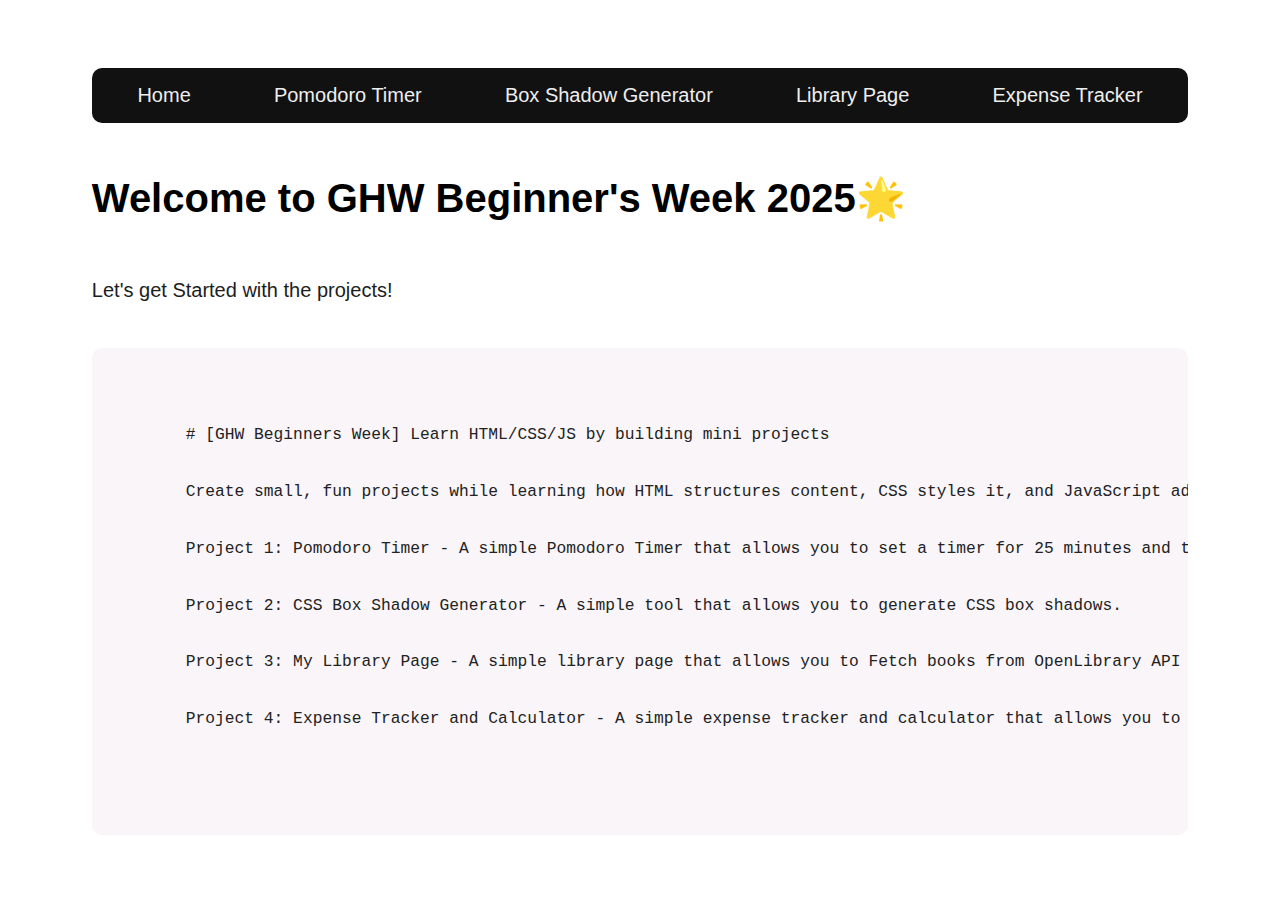
<file: mlh-ghw-2025/html-css-js-mini-projects/index.html>
<!-- [GHW Beginners Week] Learn HTML/CSS/JS by building mini projects -->
<!DOCTYPE html>
<html lang="en">
<head>
    <title>GHW Beginner's Week 2025🌟</title>
    <link rel="icon" href="./fav Icon/fav Icon.ico" />
    <link rel="stylesheet" href="style.css">
</head>
<body>
   <nav class="navbar">
    <menu>
        <a href="#"><li>Home</li></a>
        <a target="_blank" href="./Pomodoro Timer/Pomodoro Timer.html"><li>Pomodoro Timer</li></a>
        <a target="_blank" href="./box-shadow/box-shadow.html"><li>Box Shadow Generator</li></a>
        <a target="_blank" href="./library/library.html"><li>Library Page</li></a>
        <a target="_blank" href="./expense-tracker/expense-tracker.html"><li>Expense Tracker</li></a>
    </menu>
   </nav>

    <div class="container">
        <h1 id="first-h1">Welcome to GHW Beginner's Week 2025🌟</h1>
        <p>Let's get Started with the projects!</p>
    </div>

    <div>
        <!-- <p>
            ----
            -----
            ------
        </p> -->

        <!-- pre tag renders at it is -->
        <pre>
            <!-- ----
            -----
            ------ -->
            <code>
        # [GHW Beginners Week] Learn HTML/CSS/JS by building mini projects

        Create small, fun projects while learning how HTML structures content, CSS styles it, and JavaScript adds interactivity.

        Project 1: Pomodoro Timer - A simple Pomodoro Timer that allows you to set a timer for 25 minutes and take a break for 5 minutes.

        Project 2: CSS Box Shadow Generator - A simple tool that allows you to generate CSS box shadows.

        Project 3: My Library Page - A simple library page that allows you to Fetch books from OpenLibrary API and add them to your library.

        Project 4: Expense Tracker and Calculator - A simple expense tracker and calculator that allows you to add and remove expenses and calculate the total.

            </code>
        </pre>
    </div>
</body>
</html>
</file>
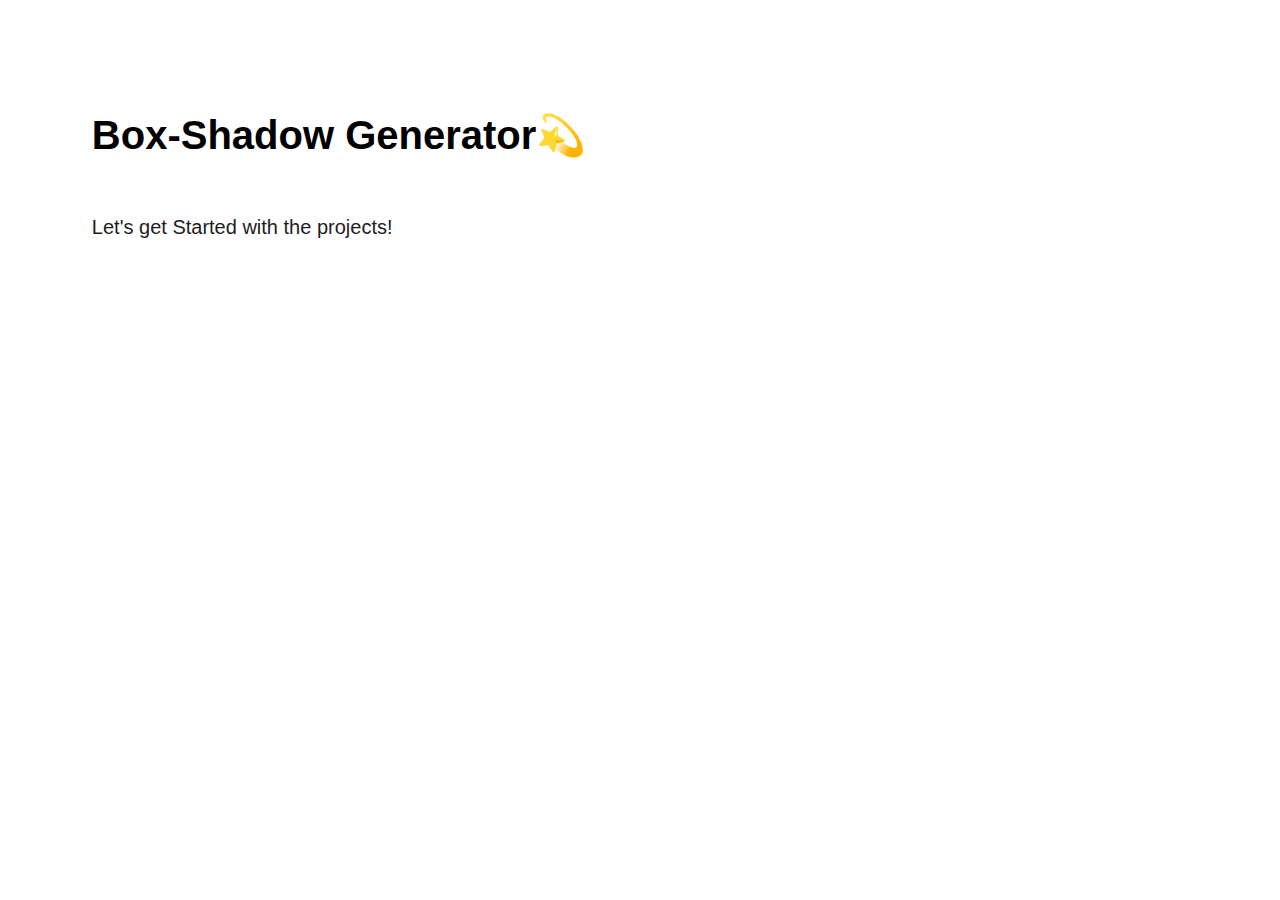
<file: mlh-ghw-2025/html-css-js-mini-projects/box-shadow/box-shadow.html>
<!DOCTYPE html>
<html lang="en">
<head>
    <meta charset="UTF-8">
    <meta name="viewport" content="width=device-width, initial-scale=1.0">
    <link rel="icon" href="../fav Icon/fav Icon.ico" />
    <title>Box-Shadow Generator💫</title>
    <link rel="stylesheet" href="../style.css">
</head>
<body>
    
    <div class="container">
        <h1>Box-Shadow Generator💫</h1>
        <p>Let's get Started with the projects!</p>
    </div>
</body>
</html>
</file>
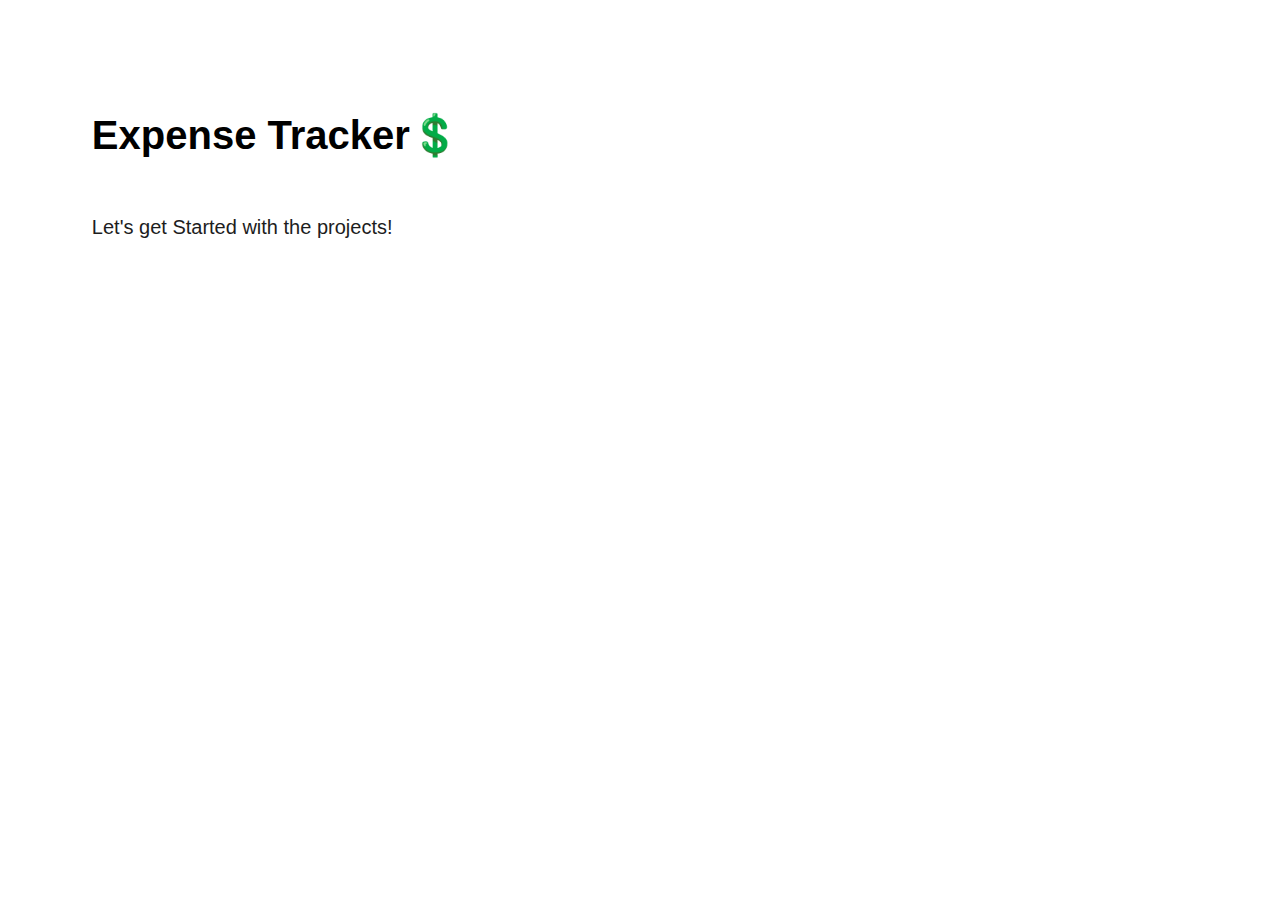
<file: mlh-ghw-2025/html-css-js-mini-projects/expense-tracker/expense-tracker.html>
<!DOCTYPE html>
<html lang="en">
<head>
    <meta charset="UTF-8">
    <meta name="viewport" content="width=device-width, initial-scale=1.0">
    <link rel="icon" href="../fav Icon/fav Icon.ico" />
    <title>Expense Tracker💲</title>
    <link rel="stylesheet" href="../style.css">
</head>
<body>
    

    <div class="container">
        <h1>Expense Tracker💲</h1>
        <p>Let's get Started with the projects!</p>
    </div>
</body>
</html>
</file>
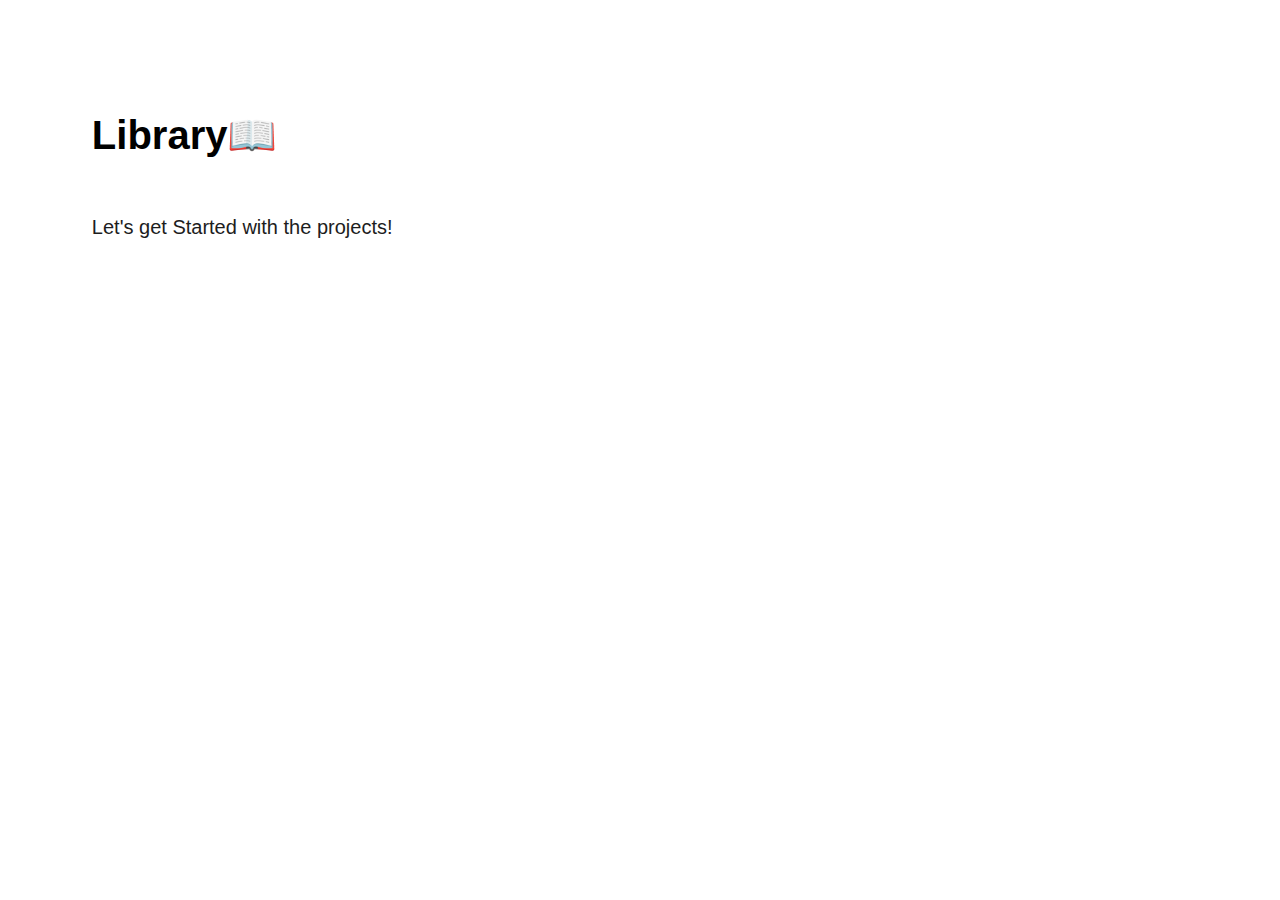
<file: mlh-ghw-2025/html-css-js-mini-projects/library/library.html>
<!DOCTYPE html>
<html lang="en">
<head>
    <meta charset="UTF-8">
    <meta name="viewport" content="width=device-width, initial-scale=1.0">
    <link rel="icon" href="../fav Icon/fav Icon.ico" />
    <title>Library📖</title>
    <link rel="stylesheet" href="../style.css">
</head>
<body>


    <div class="container">
        <h1>Library📖</h1>
        <p>Let's get Started with the projects!</p>
    </div>
</body>
</html>
</file>
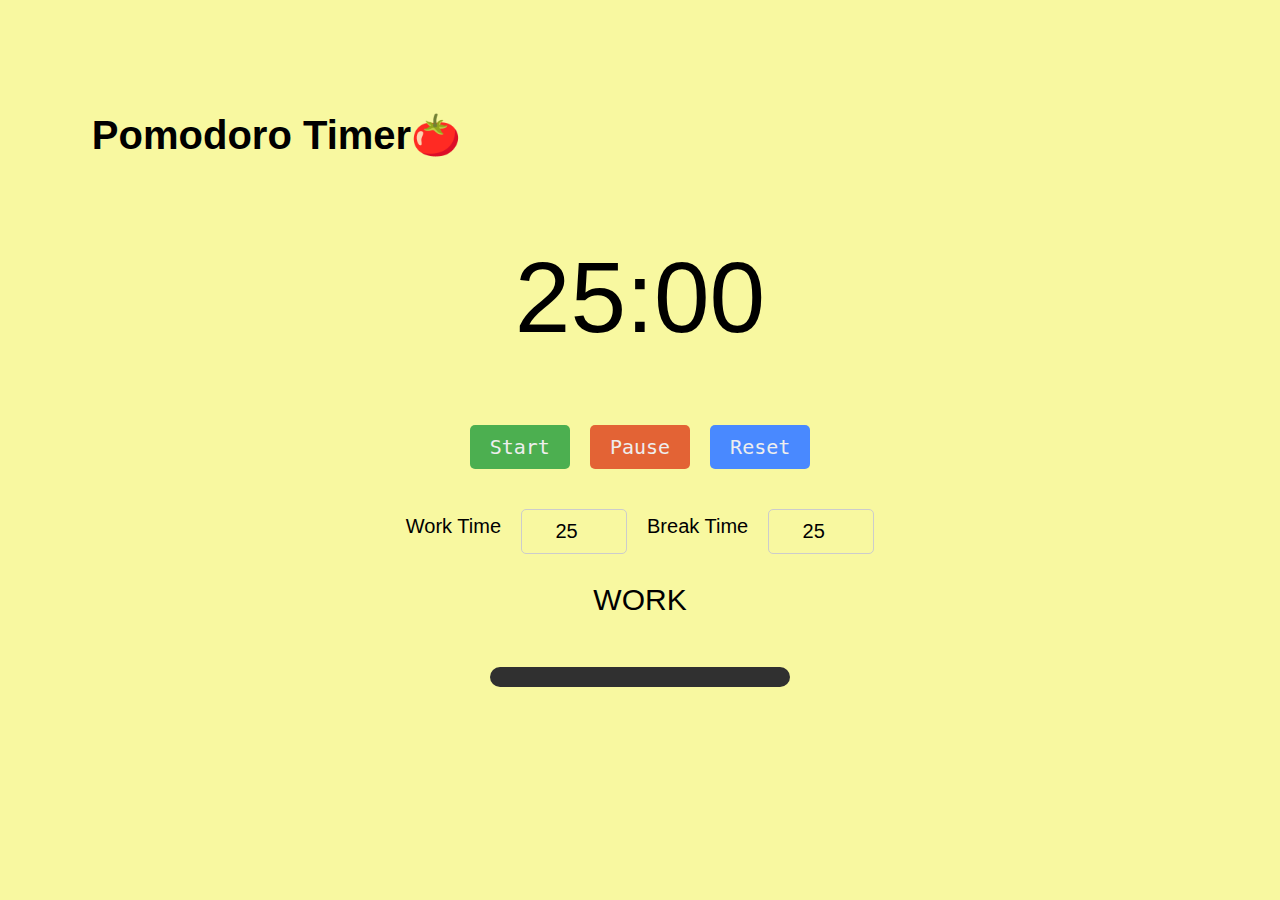
<file: mlh-ghw-2025/html-css-js-mini-projects/Pomodoro Timer/Pomodoro Timer.html>
<!DOCTYPE html>
<html lang="en">
<head>
    <meta charset="UTF-8">
    <meta name="viewport" content="width=device-width, initial-scale=1.0">
    <link rel="icon" href="../fav Icon/fav Icon.ico" />
    <title>Pomodoro Timer</title>
    <link rel="stylesheet" href="../style.css">
    <link rel="stylesheet" href="pomodoro.css">
</head>
<body>  
    <h1>Pomodoro Timer🍅</h1>
    <!-- <p>Let's get Started with the projects!</p> -->

    <!-- Main container for the pomodoro timer -->
     <div class="pomodoro">
      <div class="pomodoro__timer">
        <span id="minutes">25</span>:<span id="seconds">00</span>
      </div> 
      
      <!-- Control Buttons -->
       <div class="pomodoro__buttons">
        <button id="start">Start</button>
        <button id="pause">Pause</button>
        <button id="reset">Reset</button>
       </div>

       <!-- Timer Settings -->
       <div class="pomodoro__settings">
        <label for="work-time">Work Time</label>
        <input type="number" id="work-time" value="25" min="1" max="59"/>
        <label for="break-time">Break Time</label>
        <input type="number" id="break-time" value="25" min="1" max="15"/>
       </div>

       <!-- Display the current timer mode -->
       <div class="pomodoro__status">
        <span id="status">Work</span>
       </div>

       <!-- Progress Bar -->
        <div class="pomodoro__progress">
            <div id="progress"></div>
        </div>
    </div>
</body>
</html>
</file>
<file: mlh-ghw-2025/html-css-js-mini-projects/style.css>
html {
    max-width: 100ch;
    padding: 3em 1em;
    margin: auto;
    line-height: 1.75;
    font-size: 1.25em;
    
    font-family: sans-serif;
  }
  
  h1,h2,h3,h4,h5,h6 {
    margin: 1em 0 ;
  }
  
  p,ul,ol {
    margin-bottom: 2em;
    color: #1d1d1d;
  }

  /* Navbar */
  .navbar{
    background-color: #111;
    padding: 10px 5px;
    border-radius: 10px;
  }

  .navbar menu{
    margin: 0;
    padding: 0;
    display: flex;
    justify-content: space-around;
    gap: 2px;
  }
  
  .navbar a {
    color: #eee;
    text-decoration: none;
    list-style-type: none;
  }

  .navbar a:hover{
    text-decoration: underline;
  }

  pre{
    background-color: #f9f5f9;
    padding: 16px;
    border-radius: 10px;
    overflow-x: auto;
  }

  code{
    color: #222;
    font-family: monospace;
  }
</file>
<file: mlh-ghw-2025/html-css-js-mini-projects/Pomodoro Timer/pomodoro.css>
*{
    background-color: rgb(248, 248, 160);
}

.pomodoro{
    display: flex;
    flex-direction: column;
    justify-content: center;
    align-items: center;
}

.pomodoro__timer{
    font-size: 5rem;
    font-weight: 500;
}

.pomodoro__buttons{
    display: flex;
    justify-content: center;
    margin-top: 1rem;
    padding: 1rem;
}

.pomodoro__buttons button{
    font-size: 1rem;
    padding: .5rem 1rem;
    margin: 0 .5rem;
    border: none;
    cursor: pointer;
}

.pomodoro__buttons #start{
    background-color: #4caf50;
    color: #eee;
    font-family: monospace;
    border-radius: 5px;
}

.pomodoro__buttons #pause{
    background-color: #e36335;
    color: #eee;
    font-family: monospace;
    border-radius: 5px;
}

.pomodoro__buttons #reset{
    background-color: #4989ff;
    color: #eee;
    font-family: monospace;
    border-radius: 5px;
}

.pomodoro__settings{
    display: flex;
    justify-content: center;
    margin-top: 1rem;
}

.pomodoro__settings label{
    font-size: 1rem;
    margin: 0 0.5rem;
}

.pomodoro__settings input{
    font-size: 1rem;
    padding: 0.5rem 1rem;
    margin: 0 0.5rem;
    border: 1px solid #ccc;
    border-radius: 5px;
    text-align: center;
}

.pomodoro__status{
    font-size: 1.5rem;
    font-weight: 100;
    margin: 1rem;
    text-transform: uppercase;
}

.pomodoro__progress{
    width: 300px;
    height: 1rem;
    background-color: #303030;
    margin-top: 1rem;
    border-radius: 100px;
    overflow: hidden;
}
</file>
